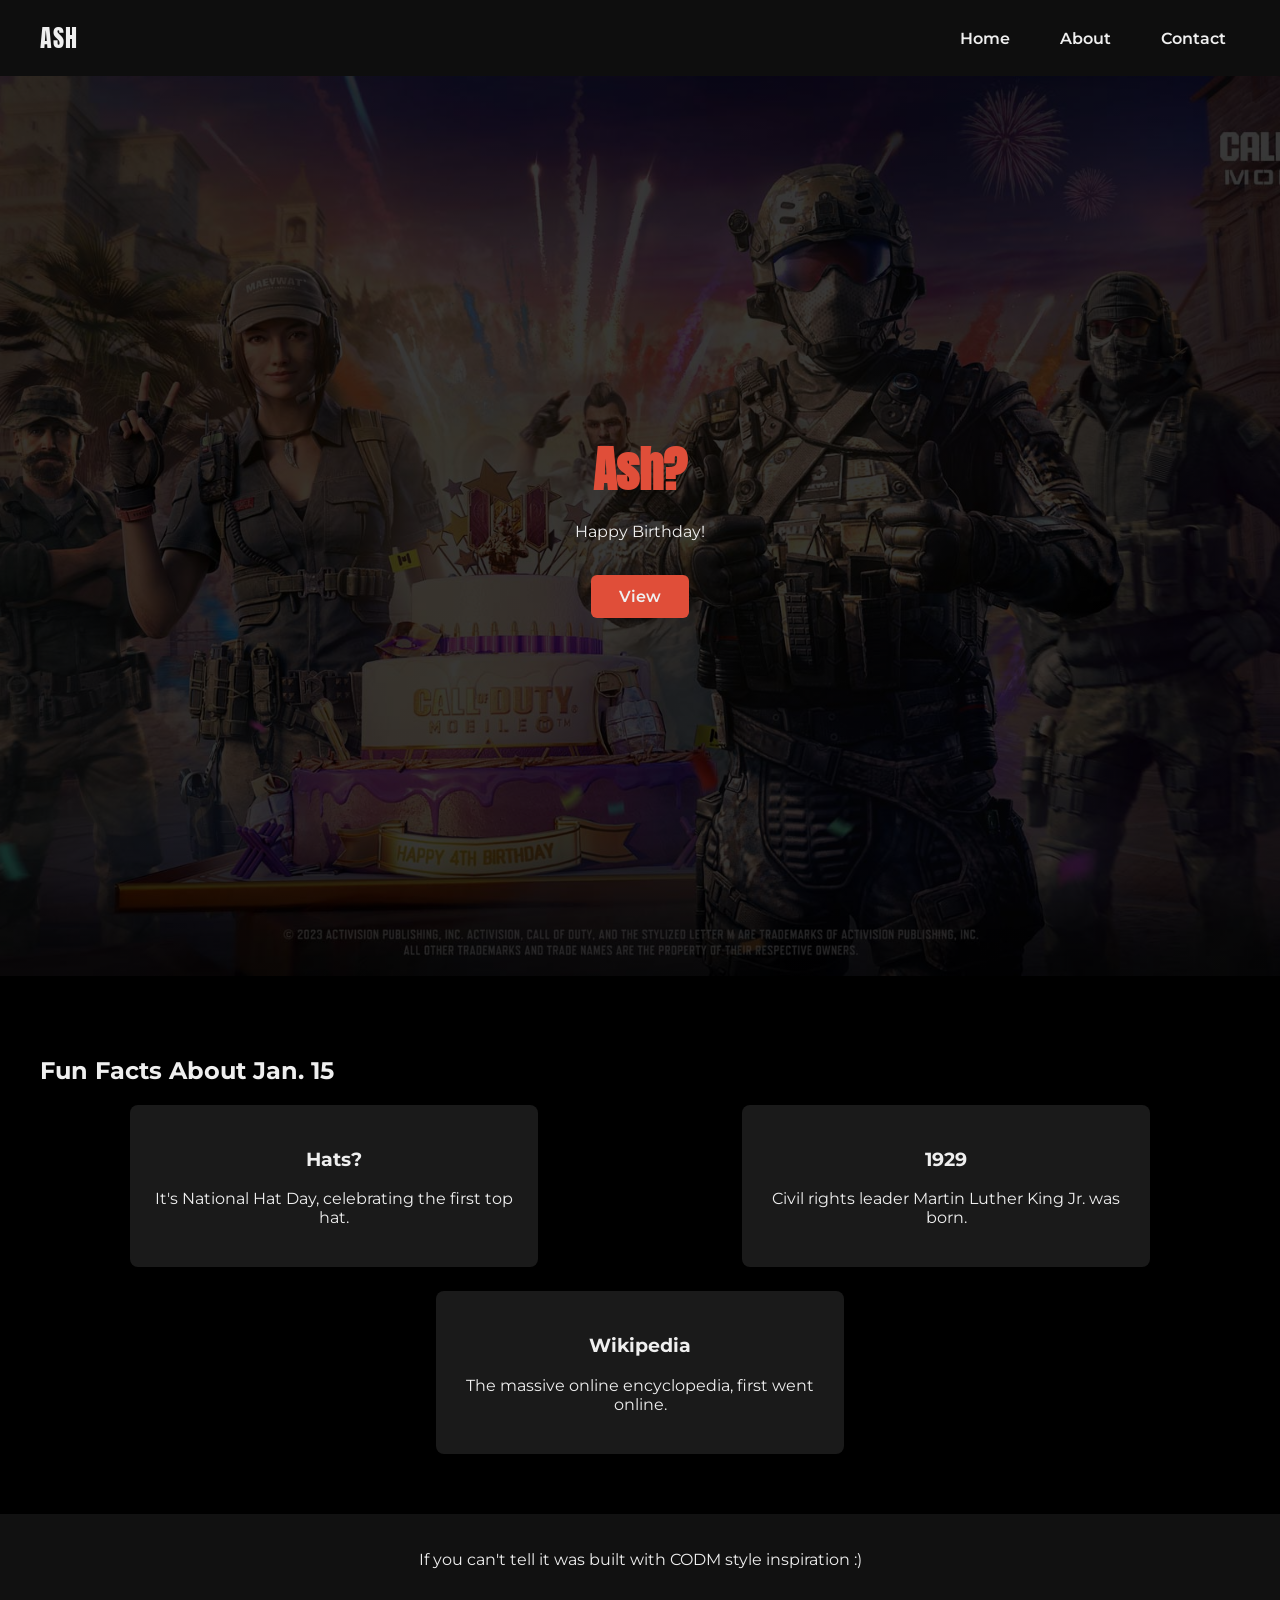
<file: index.html>
<!DOCTYPE html>
<html lang="en">
<head>
    <meta charset="UTF-8">
    <meta name="viewport" content="width=device-width, initial-scale=1.0">
    <title>CODM Style Website</title>
    <link rel="stylesheet" href="styles.css">
    <link href="https://fonts.googleapis.com/css2?family=Anton&family=Montserrat:wght@400;600&display=swap" rel="stylesheet">
</head>
<body>
    <header class="main-header">
        <div class="logo">ASH</div>
        <nav class="nav-menu">
            <a href="index.html">Home</a>
            <a href="about.html">About</a>
            <a href="contact.html">Contact</a>
        </nav>
        <script src="script.js"></script>
    </header>

    <section class="hero">
        <div class="hero-content">
            <h1>Ash?</h1>
            <p>Happy Birthday!</p>
            <a class="btn-primary" href="cake.html" title="This button does absulotly nothing :)">View</a>
        </div>
        <script src="script.js"></script>
    </section>


    <section id="features" class="features-section">
        <h2>Fun Facts About Jan. 15</h2>
        <div class="cards">
            <div class="card">
                <h3>Hats?</h3>
                <p>It's National Hat Day, celebrating the first top hat.</p>
            </div>
            <div class="card">
                <h3>1929</h3>
                <p>Civil rights leader Martin Luther King Jr. was born.</p>
            </div>
            <div class="card">
                <h3>Wikipedia</h3>
                <p>The massive online encyclopedia, first went online.</p>
            </div>
        </div>
    </section>

    <footer class="footer">
        <p>If you can't tell it was built with CODM style inspiration :)</p>
    </footer>

</body>
</html>
</file>
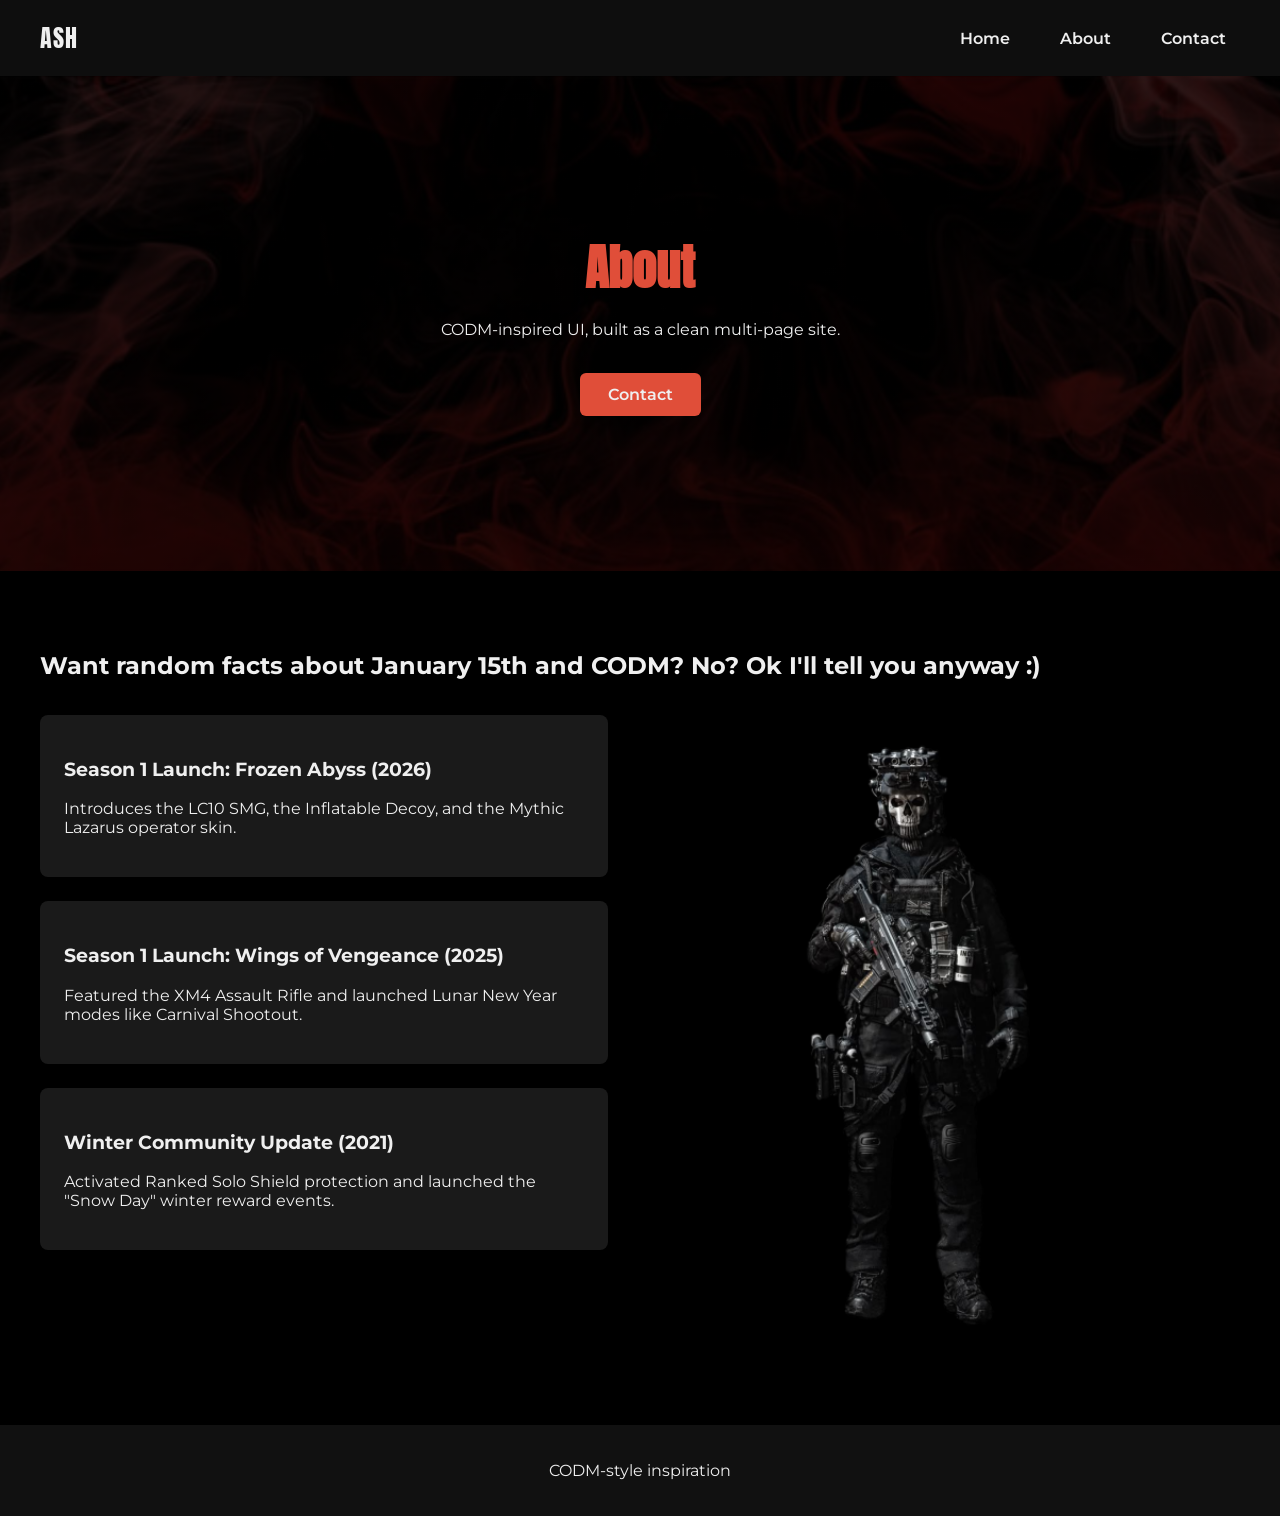
<file: about.html>
<!DOCTYPE html>
<html lang="en">
<head>
  <meta charset="UTF-8" />
  <meta name="viewport" content="width=device-width, initial-scale=1.0" />
  <title>About | CODM Style Website</title>
  <link rel="stylesheet" href="styles.css" />
  <link href="https://fonts.googleapis.com/css2?family=Anton&family=Montserrat:wght@400;600&display=swap" rel="stylesheet">
</head>
<body>
  <header class="main-header">
    <div class="logo">ASH</div>
    <nav class="nav-menu">
      <a href="index.html">Home</a>
      <a href="about.html">About</a>
      <a href="contact.html">Contact</a>
    </nav>
  </header>

  <section class="hero" style="height: 55vh; background:
    linear-gradient(rgba(0,0,0,.82), rgba(0,0,0,.82)),
    url('www.png') center/cover no-repeat;">
    <div class="hero-content">
      <h1>About</h1>
      <p>CODM-inspired UI, built as a clean multi-page site.</p>
      <a class="btn-primary" href="contact.html">Contact</a>
    </div>
  </section>

  <section class="features-section">
    <h2>Want random facts about January 15th and CODM? No? Ok I'll tell you anyway :)</h2>

    <div class="about-layout">

      <div class="cards cards-vertical">
        <div class="card">
          <h3>Season 1 Launch: Frozen Abyss (2026)</h3>
          <p>Introduces the LC10 SMG, the Inflatable Decoy, and the Mythic Lazarus operator skin.</p>
        </div>

        <div class="card">
          <h3>Season 1 Launch: Wings of Vengeance (2025)</h3>
          <p>Featured the XM4 Assault Rifle and launched Lunar New Year modes like Carnival Shootout.</p>
        </div>

        <div class="card">
          <h3>Winter Community Update (2021)</h3>
          <p>Activated Ranked Solo Shield protection and launched the "Snow Day" winter reward events.</p>
        </div>
      </div>

      <div class="about-image ghost-animate">
        <img src="ghost3.png" alt="About visual">
      </div>

    </div>
  </section>


  <footer class="footer">
    <p>CODM-style inspiration</p>
  </footer>

  <script src="script.js"></script>
</body>
</html>
</file>
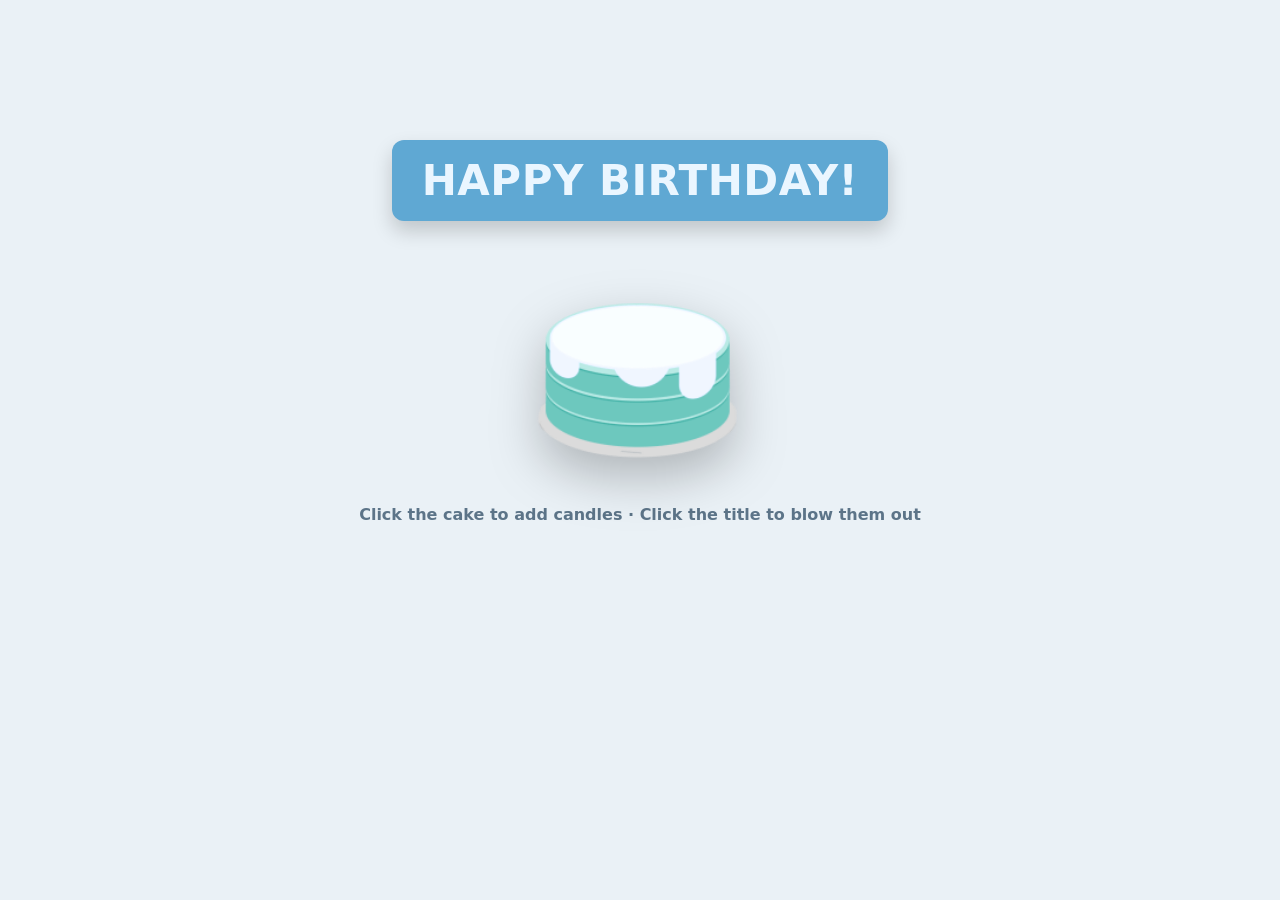
<file: cake.html>
<!doctype html>
<html lang="en">
<head>
<meta charset="UTF-8">
<title>Birthday Cake</title>
<meta name="viewport" content="width=device-width, initial-scale=1">

<style>
  :root{
    --bg:#eaf1f6;
    --title:#5fa8d3;
    --titleText:#eaf6ff;
  }

  *{box-sizing:border-box}

  body{
    margin:0;
    min-height:100vh;
    display:flex;
    align-items:center;
    justify-content:center;
    background:var(--bg);
    font-family: system-ui, -apple-system, Segoe UI, Roboto, Arial, sans-serif;
  }

  .stage{
    width:900px;
    max-width:95vw;
    height:700px;
    position:relative;
    text-align:center;
    padding-top:40px;
  }

  /* TITLE */
  .title{
    display:inline-block;
    padding:16px 30px;
    background:var(--title);
    color:var(--titleText);
    font-weight:900;
    font-size:42px;
    border-radius:12px;
    letter-spacing:.5px;
    box-shadow:0 10px 20px rgba(0,0,0,.18);
    cursor:pointer;
    user-select:none;
  }

  /* CAKE AREA */
  .cake-area{
    position:relative;
    margin:80px auto 0;
    width:320px;
  }

  .cake-area img{
    width:100%;
    display:block;

    /* 🎨 BOYISH COLOR TREATMENT */
    filter:
      hue-rotate(190deg)
      saturate(0.75)
      brightness(1.05)
      contrast(1.05)
      drop-shadow(0 20px 25px rgba(0,0,0,.25));

    cursor:pointer;
    user-select:none;
  }

  /* CANDLES */
  .candles{
    position:absolute;
    inset:0;
    pointer-events:none;
  }

  .candle{
    position:absolute;
    width:10px;
    height:32px;
    background:linear-gradient(#203040,#405a7a);
    border-radius:4px;
    transform:translate(-50%, -100%);
    box-shadow:0 6px 10px rgba(0,0,0,.2);
  }

  .wick{
    position:absolute;
    top:-6px;
    left:50%;
    transform:translateX(-50%);
    width:2px;
    height:6px;
    background:#222;
  }

  .flame{
    position:absolute;
    top:-20px;
    left:50%;
    transform:translateX(-50%);
    width:10px;
    height:14px;
    background:radial-gradient(circle at 40% 35%,
      #fff6b0 0 35%,
      #ffb000 45% 70%,
      #ff6a00 100%);
    border-radius:50% 50% 50% 50% / 60% 60% 40% 40%;
    animation:flicker .12s infinite alternate;
  }

  @keyframes flicker{
    from{ transform:translateX(-50%) scale(.95) rotate(-3deg);}
    to{ transform:translateX(-50%) scale(1.05) rotate(3deg);}
  }

  .candle.off .flame{
    opacity:0;
    animation:none;
  }

  .hint{
    margin-top:18px;
    color:#5c7488;
    font-weight:600;
  }
</style>
</head>
<body>

<div class="stage">

  <div class="title" id="blowBtn">HAPPY BIRTHDAY!</div>

  <div class="cake-area" id="cakeArea">
    <img src="cake.png" alt="Cake">
    <div class="candles" id="candles"></div>
  </div>

  <div class="hint">
    Click the cake to add candles · Click the title to blow them out
  </div>

</div>

<script>
  const cakeArea = document.getElementById("cakeArea");
  const candlesLayer = document.getElementById("candles");
  const blowBtn = document.getElementById("blowBtn");

  // ADD CANDLE
  cakeArea.addEventListener("click", (e) => {
    const rect = cakeArea.getBoundingClientRect();
    const x = e.clientX - rect.left;
    const y = e.clientY - rect.top;

    // only allow clicks in upper half (cake top)
    if (y > rect.height * 0.45) return;

    const candle = document.createElement("div");
    candle.className = "candle";
    candle.style.left = x + "px";
    candle.style.top  = y + "px";

    candle.innerHTML = `
      <div class="wick"></div>
      <div class="flame"></div>
    `;

    candlesLayer.appendChild(candle);
  });

  // BLOW OUT
  blowBtn.addEventListener("click", () => {
    document.querySelectorAll(".candle").forEach(c =>
      c.classList.add("off")
    );
  });
</script>

</body>
</html>
</file>
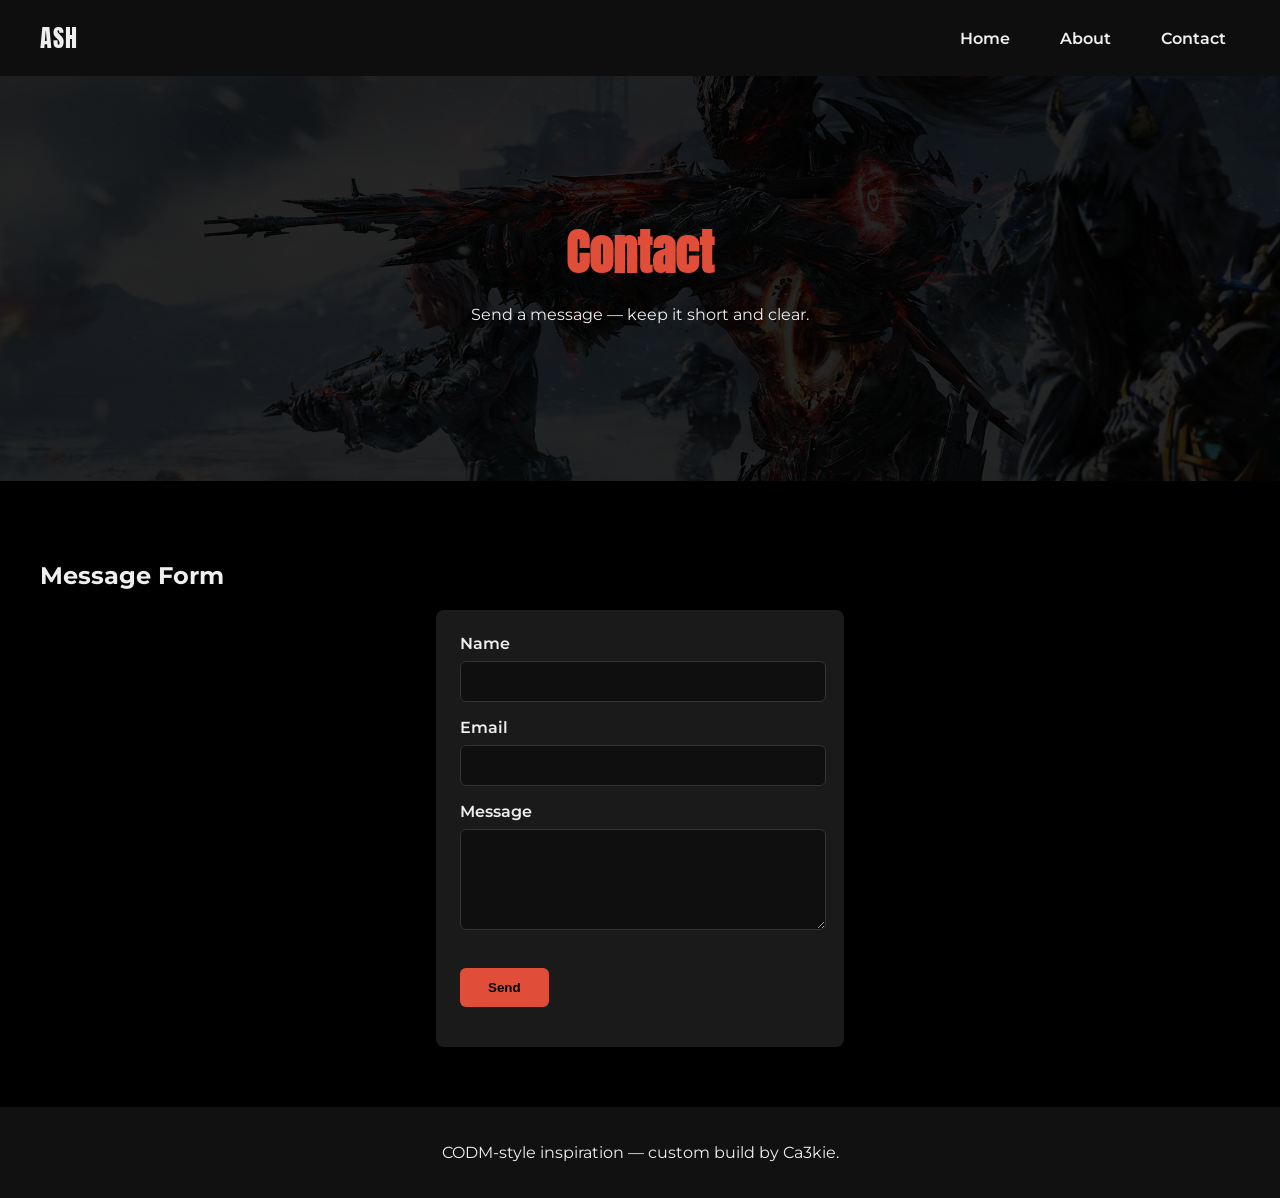
<file: contact.html>
<!DOCTYPE html>
<html lang="en">
<head>
  <meta charset="UTF-8" />
  <meta name="viewport" content="width=device-width, initial-scale=1.0" />
  <title>Contact | CODM Style Website</title>
  <link rel="stylesheet" href="styles.css" />
  <link href="https://fonts.googleapis.com/css2?family=Anton&family=Montserrat:wght@400;600&display=swap" rel="stylesheet">
</head>
<body>
  <header class="main-header">
    <div class="logo">ASH</div>
    <nav class="nav-menu">
      <a href="index.html">Home</a>
      <a href="about.html">About</a>
      <a href="contact.html">Contact</a>
    </nav>
  </header>

  <section class="hero hero-contact">
    <div class="hero-content">
      <h1>Contact</h1>
      <p>Send a message — keep it short and clear.</p>
    </div>
  </section>


  <section class="features-section">
    <h2>Message Form</h2>

    <div class="card" style="max-width: 720px; margin: 0 auto; text-align:left;">
      <form id="contactForm">
        <label style="display:block; margin-bottom:8px; font-weight:600;">Name</label>
        <input type="text" id="name" required
               style="width:94.5%; padding:12px; border-radius:6px; border:1px solid #333; background:#0f0f0f; color:#EFEFEF; margin-bottom:16px;">

        <label style="display:block; margin-bottom:8px; font-weight:600;">Email</label>
        <input type="email" id="email" required
               style="width:94.5%; padding:12px; border-radius:6px; border:1px solid #333; background:#0f0f0f; color:#EFEFEF; margin-bottom:16px;">

        <label style="display:block; margin-bottom:8px; font-weight:600;">Message</label>
        <textarea id="message" rows="5" required
                  style="width:94.5%; padding:12px; border-radius:6px; border:1px solid #333; background:#0f0f0f; color:#EFEFEF; margin-bottom:16px;"></textarea>

        <button type="submit" class="btn-primary" style="border:none; cursor:pointer;">Send</button>
        <p id="status" style="margin-top:14px; opacity:0.9;"></p>
      </form>
    </div>
  </section>

  <footer class="footer">
    <p>CODM-style inspiration — custom build by Ca3kie.</p>
  </footer>

  <script src="script.js"></script>
  <script>
    document.getElementById("contactForm").addEventListener("submit", (e) => {
      e.preventDefault();
      document.getElementById("status").textContent = "Message prepared. (No backend connected yet.)";
    });
  </script>
</body>
</html>
</file>
<file: styles.css>
html, body {
    margin: 0;
    padding: 0;
    font-family: 'Montserrat', sans-serif;
    background-color: #000;
    color: #EFEFEF;
}

a {
    text-decoration: none;
    color: inherit;
}

.main-header {
    display: flex;
    justify-content: space-between;
    align-items: center;
    padding: 20px 40px;
    background: rgba(17, 17, 17, 0.85);
    position: sticky;
    top: 0;
    z-index: 100;
    backdrop-filter: blur(6px);
}

.main-header .logo {
    font-family: 'Anton', sans-serif;
    font-size: 24px;
    letter-spacing: 1px;
}

.nav-menu a {
    margin-left: 18px;
    font-weight: 600;
    padding: 8px 14px;
    border-radius: 4px;
    position: relative;
    transition: color 0.2s ease;
}

.nav-menu a::after {
    content: "";
    position: absolute;
    left: 0;
    bottom: -6px;
    width: 0;
    height: 2px;
    background: #E04E39;
    transition: width 0.25s ease;
}

.nav-menu a:hover::after {
    width: 100%;
}

.hero {
    height: 100vh;
    width: 100%;
    background:
        linear-gradient(rgba(0,0,0,0.78), rgba(0,0,0,0.78)),
        url("image.jpg") center/cover no-repeat;
    display: flex;
    justify-content: center;
    align-items: center;
    text-align: center;
}

.hero-content {
    position: relative;
    z-index: 2;
    padding: 0 20px;
}

.hero h1 {
    font-family: 'Anton', sans-serif;
    font-size: 48px;
    color: #E04E39;
    margin: 0 0 10px 0;
}

.btn-primary {
    background: #E04E39;
    padding: 12px 28px;
    font-weight: 600;
    border-radius: 6px;
    display: inline-block;
    margin-top: 18px;
    transition: background 0.25s, transform 0.15s;
}

.btn-primary:hover {
    background: #C13C29;
    transform: translateY(-2px);
}

.features-section {
    padding: 60px 40px;
}

.features-section .cards {
    display: flex;
    gap: 24px;
    justify-content: space-around;
    flex-wrap: wrap;
}

.features-section .card {
    background: #1A1A1A;
    padding: 24px;
    border-radius: 8px;
    width: 30%;
    min-width: 240px;
    text-align: center;
    transition: transform 0.25s, box-shadow 0.25s;
}

.features-section .card:hover {
    transform: translateY(-6px);
    box-shadow: 0 12px 30px rgba(0,0,0,0.6);
}

.footer {
    padding: 20px;
    text-align: center;
    background: #111;
}

body {
    opacity: 1;
    transition: opacity 0.2s ease;
}

body.fade-out {
    opacity: 0;
}

.about-layout {
    display: flex;
    align-items: center;
    justify-content: flex-start;
    gap: 16px;
    margin-top: 35px;
}

.cards-vertical {
    display: flex;
    flex-direction: column;
    gap: 18px;
    max-width: 600px;
    width: 100%;
}

.cards-vertical .card {
    width: 100%;
    text-align: left;
}

.about-layout {
  display: flex;
  align-items: flex-start;
  justify-content: flex-start;
  gap: 20px;
  margin-top: 35px;
}

.cards-vertical {
  display: flex;
  flex-direction: column;
  gap: 18px;
  flex: 0 0 520px;
}

.cards-vertical .card {
  width: 100%;
  text-align: left;
}

.about-image {
  flex: 1;
  display: flex;
  justify-content: center;
  align-items: flex-start;
}

.about-image img {
  width: auto;
  height: 650px;
  max-width: 100%;
  object-fit: contain;
  display: block;
  filter: drop-shadow(0 18px 35px rgba(0,0,0,0.75));
}

@media (max-width: 900px) {
  .about-layout {
    flex-direction: column;
    align-items: stretch;
  }

  .cards-vertical {
    flex: 1;
  }

  .about-image {
    justify-content: center;
  }

  .about-image img {
    height: 420px;
  }
}

.ghost-animate {
  opacity: 0;
  transform: translateX(90px) scale(0.85);
  animation: ghostEntrance 1.4s cubic-bezier(.22,1,.36,1) forwards;
  animation-delay: 0.25s;
}

.ghost-animate img {
  transition:
    transform 0.35s ease,
    filter 0.35s ease;
}

.ghost-animate:hover img {
  transform: scale(1.06);
  filter:
    drop-shadow(0 22px 45px rgba(179, 154, 147, 0.127))
    brightness(1.05);
}

@keyframes ghostEntrance {
  0% {
    opacity: 0;
    transform: translateX(90px) scale(0.85);
  }
  100% {
    opacity: 1;
    transform: translateX(0) scale(1);
  }
}

.hero-contact {
  height: 45vh;
  background:
    linear-gradient(
      rgba(0,0,0,0.85),
      rgba(0,0,0,0.85)
    ),
    url("frozen.avif") center/cover no-repeat;
}
</file>
